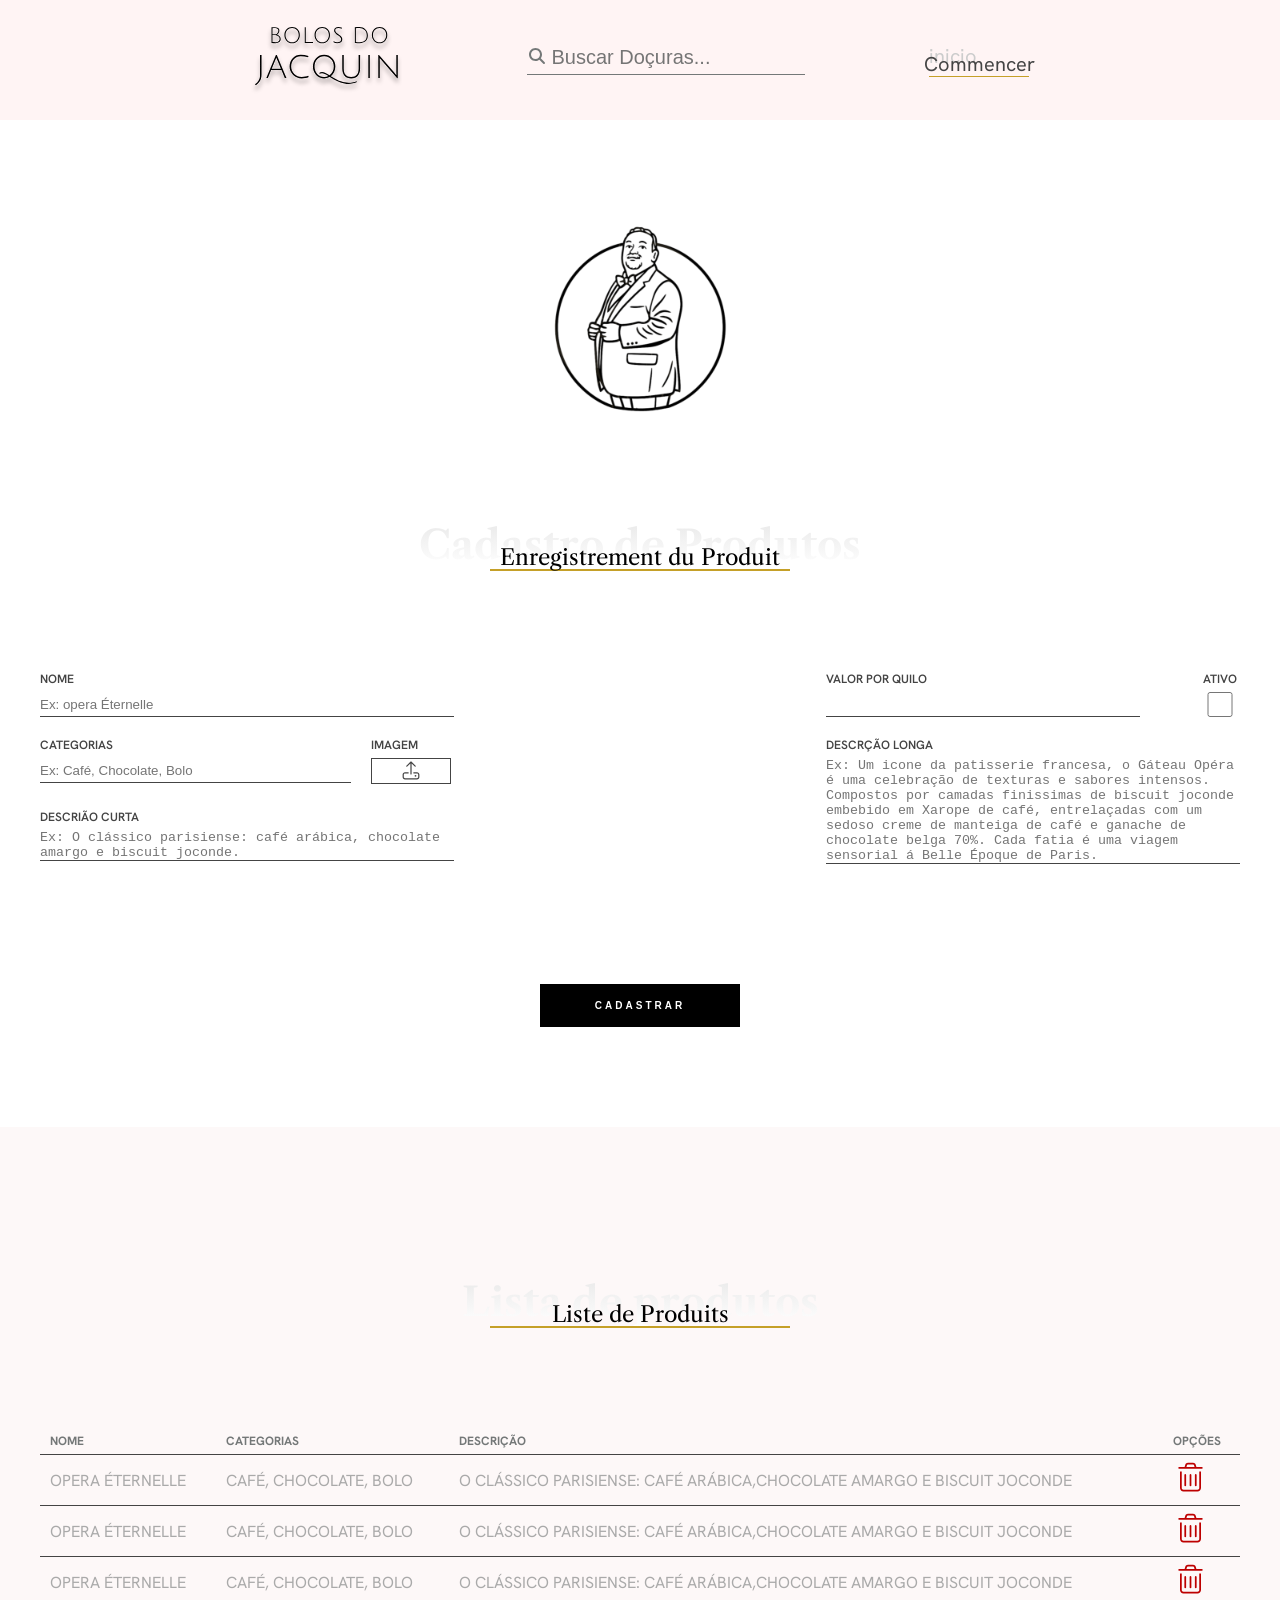
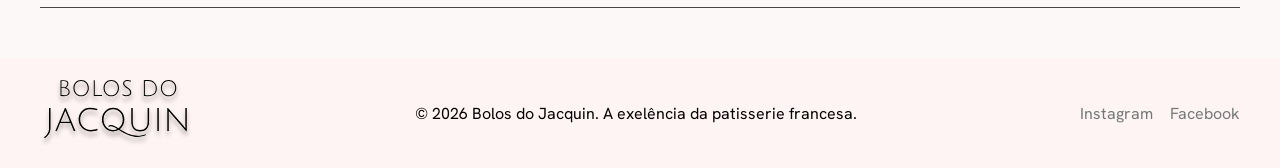
<file: admProdutos/index.html>
<!DOCTYPE html>
<html lang="pt-br">

<head>
    <meta charset="UTF-8">
    <meta name="viewport" content="width=device-width, initial-scale=1.0">
    <title>Bolos do jacquin - Adm</title>
    <link rel="stylesheet" href="style.css">

    <link rel="preconnect" href="https://fonts.googleapis.com">
    <link rel="preconnect" href="https://fonts.gstatic.com" crossorigin>
    <link
        href="https://fonts.googleapis.com/css2?family=Hanken+Grotesk:ital,wght@0,100..900;1,100..900&family=Libre+Caslon+Text:ital,wght@0,400;0,700;1,400&display=swap"
        rel="stylesheet">
</head>

<body>
    <header>
        <div class="container header_container">
            <img src="../img/logo.svg" alt="Logo Bolos do Jacquin">

            <div class="box_busca">
                <svg xmlns="http://www.w3.org/2000/svg"
                    viewBox="0 0 640 640"><!--!Font Awesome Free 7.3.1 by @fontawesome - https://fontawesome.com License - https://fontawesome.com/license/free Copyright 2026 Fonticons, Inc.-->
                    <path
                        d="M480 272C480 317.9 465.1 360.3 440 394.7L566.6 521.4C579.1 533.9 579.1 554.2 566.6 566.7C554.1 579.2 533.8 579.2 521.3 566.7L394.7 440C360.3 465.1 317.9 480 272 480C157.1 480 64 386.9 64 272C64 157.1 157.1 64 272 64C386.9 64 480 157.1 480 272zM272 416C351.5 416 416 351.5 416 272C416 192.5 351.5 128 272 128C192.5 128 128 192.5 128 272C128 351.5 192.5 416 272 416z" />
                </svg>
                <input type="text" placeholder="Buscar Doçuras...">
            </div>

            <a class="link_inicio" href="">
                inicio
                <span>Commencer</span>
                <hr>
                <!-- Como criar um link em um mesmo elemento. -->
            </a>

            <button>
                <svg xmlns="http://www.w3.org/2000/svg"
                    viewBox="0 0 640 640"><!--! Font Awesome Pro 7.3.1 by @fontawesome - https://fontawesome.com License - https://fontawesome.com/license (Commercial License) Copyright 2026 Fonticons, Inc. -->
                    <path fill="currentColor"
                        d="M360 128L116.3 320L544 320C544 192 432 128 360 128zM64 336C64 326.2 68.5 316.9 76.2 310.9L340.2 102.9C345.8 98.5 352.8 96 360 96C404.3 96 457.6 115.2 499.9 151.8C543.1 189.2 576 245.7 576 320L576 480C576 515.3 547.3 544 512 544L128 544C92.7 544 64 515.3 64 480L64 336zM96 416L544 416L544 352L96 352L96 416zM96 448L96 480C96 497.7 110.3 512 128 512L512 512C529.7 512 544 497.7 544 480L544 448L96 448z" />
                </svg>
            </button>

        </div>
    </header>

    <main>
        <h1> Página administrativa - Bolos do Jacquin</h1>
        <section class="cad_produtos">
            <div class="container cad_container">
                <img class="icon_jacquin" src="../img/Logo Bolos do Jacquin.png" alt="">
                <div class="box_h2">
                    <h2>Cadastro de Produtos</h2>
                    <span>Enregistrement du Produit</span>
                    <hr>
                </div>

                <form action="">
                    <div class="inputs_form">
                        <div class="form_coluna1">
                            <div class="linha_form lf_coluna">
                                <label for="">nome</label>
                                <input placeholder="Ex: opera Éternelle" type="text" name="" id="">
                            </div>

                            <div class="linha_form lf_linha">
                                <div class="input_cat lf_coluna">
                                    <label for="">categorias</label>
                                    <input type="text" placeholder="Ex: Café, Chocolate, Bolo">
                                </div>
                                <div class="input_img lf_coluna">
                                    <span>Imagem</span>
                                    <label for="img">
                                        <svg xmlns="http://www.w3.org/2000/svg"
                                            viewBox="0 0 640 640"><!--! Font Awesome Pro 7.3.1 by @fontawesome - https://fontawesome.com License - https://fontawesome.com/license (Commercial License) Copyright 2026 Fonticons, Inc. -->
                                            <path fill="currentColor"
                                                d="M336 118.6L336 400C336 408.8 328.8 416 320 416C311.2 416 304 408.8 304 400L304 118.6L219.3 203.3C213.1 209.5 202.9 209.5 196.7 203.3C190.5 197.1 190.5 186.9 196.7 180.7L308.7 68.7C314.9 62.5 325.1 62.5 331.3 68.7L443.3 180.7C449.5 186.9 449.5 197.1 443.3 203.3C437.1 209.5 426.9 209.5 420.7 203.3L336 118.6zM256 384L160 384C142.3 384 128 398.3 128 416L128 480C128 497.7 142.3 512 160 512L480 512C497.7 512 512 497.7 512 480L512 416C512 398.3 497.7 384 480 384L384 384L384 352L480 352C515.3 352 544 380.7 544 416L544 480C544 515.3 515.3 544 480 544L160 544C124.7 544 96 515.3 96 480L96 416C96 380.7 124.7 352 160 352L256 352L256 384zM416 448C416 434.7 426.7 424 440 424C453.3 424 464 434.7 464 448C464 461.3 453.3 472 440 472C426.7 472 416 461.3 416 448z" />
                                        </svg>
                                    </label>
                                    <input type="file" name="img" id="img">
                                </div>
                            </div>

                            <div class="linha_form lf_coluna">
                                <label for=""> descrião curta</label>
                                <textarea
                                    placeholder="Ex: O clássico parisiense: café arábica, chocolate amargo e biscuit joconde."
                                    name="" id="" rows="2"></textarea>
                            </div>
                        </div>

                        <div class="form_coluna2">
                            <div class="linha_form lf_linha">
                                <div class="input_valor lf_coluna">
                                    <label for="">valor por quilo</label>
                                    <input type="text" name="" id="">
                                </div>

                                <div class="input_ativo lf_coluna">
                                    <label for="">ativo</label>
                                    <input type="checkbox" name="" id="">
                                </div>
                            </div>


                            <div class="linha_form lf_coluna">
                                <label for="">descrção longa</label>
                                <textarea name="" id="" rows="7"
                                    placeholder="Ex: Um icone da patisserie francesa, o Gáteau Opéra é uma celebração de texturas e sabores intensos. Compostos por camadas finissimas de biscuit joconde embebido em Xarope de café, entrelaçadas com um sedoso creme de manteiga de café e ganache de chocolate belga 70%. Cada fatia é uma viagem sensorial á Belle Époque de Paris."></textarea>
                            </div>
                        </div>
                    </div>
                    <input type="button" value="cadastrar">
                </form>
            </div>
        </section>

        <section class="list_produtos">
            <div class="container list_container">
                <div class="box_h2">
                    <h2>Lista de produtos</h2>
                    <span>Liste de Produits</span>
                    <hr>
                </div>

                <table>
                    <thead>
                        <tr>
                            <th>nome</th>
                            <th>categorias</th>
                            <th>descrição</th>
                            <th>opções</th>
                        </tr>
                    </thead>
                    <tbody>
                        <tr>
                            <td data-cell="nome">Opera Éternelle</td>
                            <td data-cell="categorias">Café, Chocolate, Bolo</td>
                            <td data-cell="descrição">o clássico parisiense: café arábica,chocolate amargo e biscuit Joconde</td>
                            <td data-cell="opções">
                                <svg xmlns="http://www.w3.org/2000/svg"
                                    viewBox="0 0 640 640"><!--! Font Awesome Pro 7.2.0 by @fontawesome - https://fontawesome.com License - https://fontawesome.com/license (Commercial License) Copyright 2026 Fonticons, Inc. -->
                                    <path fill="currentColor"
                                        d="M256.5 91.4C258.5 84.6 264.8 80 271.8 80L368.2 80C375.3 80 381.5 84.6 383.5 91.4L394.5 128L245.5 128L256.5 91.4zM212.1 128L112 128C103.2 128 96 135.2 96 144C96 152.8 103.2 160 112 160L528 160C536.8 160 544 152.8 544 144C544 135.2 536.8 128 528 128L427.9 128L414.2 82.2C408.1 61.9 389.4 48 368.2 48L271.8 48C250.6 48 231.9 61.9 225.8 82.2L212.1 128zM128 208L128 512C128 547.3 156.7 576 192 576L448 576C483.3 576 512 547.3 512 512L512 208L480 208L480 512C480 529.7 465.7 544 448 544L192 544C174.3 544 160 529.7 160 512L160 208L128 208zM240 272C240 263.2 232.8 256 224 256C215.2 256 208 263.2 208 272L208 464C208 472.8 215.2 480 224 480C232.8 480 240 472.8 240 464L240 272zM336 272C336 263.2 328.8 256 320 256C311.2 256 304 263.2 304 272L304 464C304 472.8 311.2 480 320 480C328.8 480 336 472.8 336 464L336 272zM432 272C432 263.2 424.8 256 416 256C407.2 256 400 263.2 400 272L400 464C400 472.8 407.2 480 416 480C424.8 480 432 472.8 432 464L432 272z" />
                                </svg>
                            </td>
                        </tr>
                        <tr>
                            <td data-cell="nome">Opera Éternelle</td>
                            <td data-cell="categorias">Café, Chocolate, Bolo</td>
                            <td data-cell="descrição">o clássico parisiense: café arábica,chocolate amargo e biscuit Joconde</td>
                            <td data-cell="opções">
                                <svg xmlns="http://www.w3.org/2000/svg"
                                    viewBox="0 0 640 640"><!--! Font Awesome Pro 7.2.0 by @fontawesome - https://fontawesome.com License - https://fontawesome.com/license (Commercial License) Copyright 2026 Fonticons, Inc. -->
                                    <path fill="currentColor"
                                        d="M256.5 91.4C258.5 84.6 264.8 80 271.8 80L368.2 80C375.3 80 381.5 84.6 383.5 91.4L394.5 128L245.5 128L256.5 91.4zM212.1 128L112 128C103.2 128 96 135.2 96 144C96 152.8 103.2 160 112 160L528 160C536.8 160 544 152.8 544 144C544 135.2 536.8 128 528 128L427.9 128L414.2 82.2C408.1 61.9 389.4 48 368.2 48L271.8 48C250.6 48 231.9 61.9 225.8 82.2L212.1 128zM128 208L128 512C128 547.3 156.7 576 192 576L448 576C483.3 576 512 547.3 512 512L512 208L480 208L480 512C480 529.7 465.7 544 448 544L192 544C174.3 544 160 529.7 160 512L160 208L128 208zM240 272C240 263.2 232.8 256 224 256C215.2 256 208 263.2 208 272L208 464C208 472.8 215.2 480 224 480C232.8 480 240 472.8 240 464L240 272zM336 272C336 263.2 328.8 256 320 256C311.2 256 304 263.2 304 272L304 464C304 472.8 311.2 480 320 480C328.8 480 336 472.8 336 464L336 272zM432 272C432 263.2 424.8 256 416 256C407.2 256 400 263.2 400 272L400 464C400 472.8 407.2 480 416 480C424.8 480 432 472.8 432 464L432 272z" />
                                </svg>
                            </td>
                        </tr>
                        <tr>
                            <td data-cell="nome">Opera Éternelle</td>
                            <td data-cell="categorias">Café, Chocolate, Bolo</td>
                            <td data-cell="descrição">o clássico parisiense: café arábica,chocolate amargo e biscuit Joconde</td>
                            <td data-cell="opções">
                                <svg xmlns="http://www.w3.org/2000/svg"
                                    viewBox="0 0 640 640"><!--! Font Awesome Pro 7.2.0 by @fontawesome - https://fontawesome.com License - https://fontawesome.com/license (Commercial License) Copyright 2026 Fonticons, Inc. -->
                                    <path fill="currentColor"
                                        d="M256.5 91.4C258.5 84.6 264.8 80 271.8 80L368.2 80C375.3 80 381.5 84.6 383.5 91.4L394.5 128L245.5 128L256.5 91.4zM212.1 128L112 128C103.2 128 96 135.2 96 144C96 152.8 103.2 160 112 160L528 160C536.8 160 544 152.8 544 144C544 135.2 536.8 128 528 128L427.9 128L414.2 82.2C408.1 61.9 389.4 48 368.2 48L271.8 48C250.6 48 231.9 61.9 225.8 82.2L212.1 128zM128 208L128 512C128 547.3 156.7 576 192 576L448 576C483.3 576 512 547.3 512 512L512 208L480 208L480 512C480 529.7 465.7 544 448 544L192 544C174.3 544 160 529.7 160 512L160 208L128 208zM240 272C240 263.2 232.8 256 224 256C215.2 256 208 263.2 208 272L208 464C208 472.8 215.2 480 224 480C232.8 480 240 472.8 240 464L240 272zM336 272C336 263.2 328.8 256 320 256C311.2 256 304 263.2 304 272L304 464C304 472.8 311.2 480 320 480C328.8 480 336 472.8 336 464L336 272zM432 272C432 263.2 424.8 256 416 256C407.2 256 400 263.2 400 272L400 464C400 472.8 407.2 480 416 480C424.8 480 432 472.8 432 464L432 272z" />
                                </svg>
                            </td>
                        </tr>
                    </tbody>
                </table>

            </div>

        </section>
    </main>

    <footer>
            <div class="home_container footer_container">
            <img src="../img/logo.svg" alt="Logo Bolos do Jacquin">
            <span class="span_footer">© 2026 Bolos do Jacquin. A exelência da patisserie francesa.</span>
            <nav class="nav_footer">
                <a href="">Instagram</a>
                <a href="">Facebook</a>
            </nav>
        </div>
    </footer>

</body>

</html>
</file>
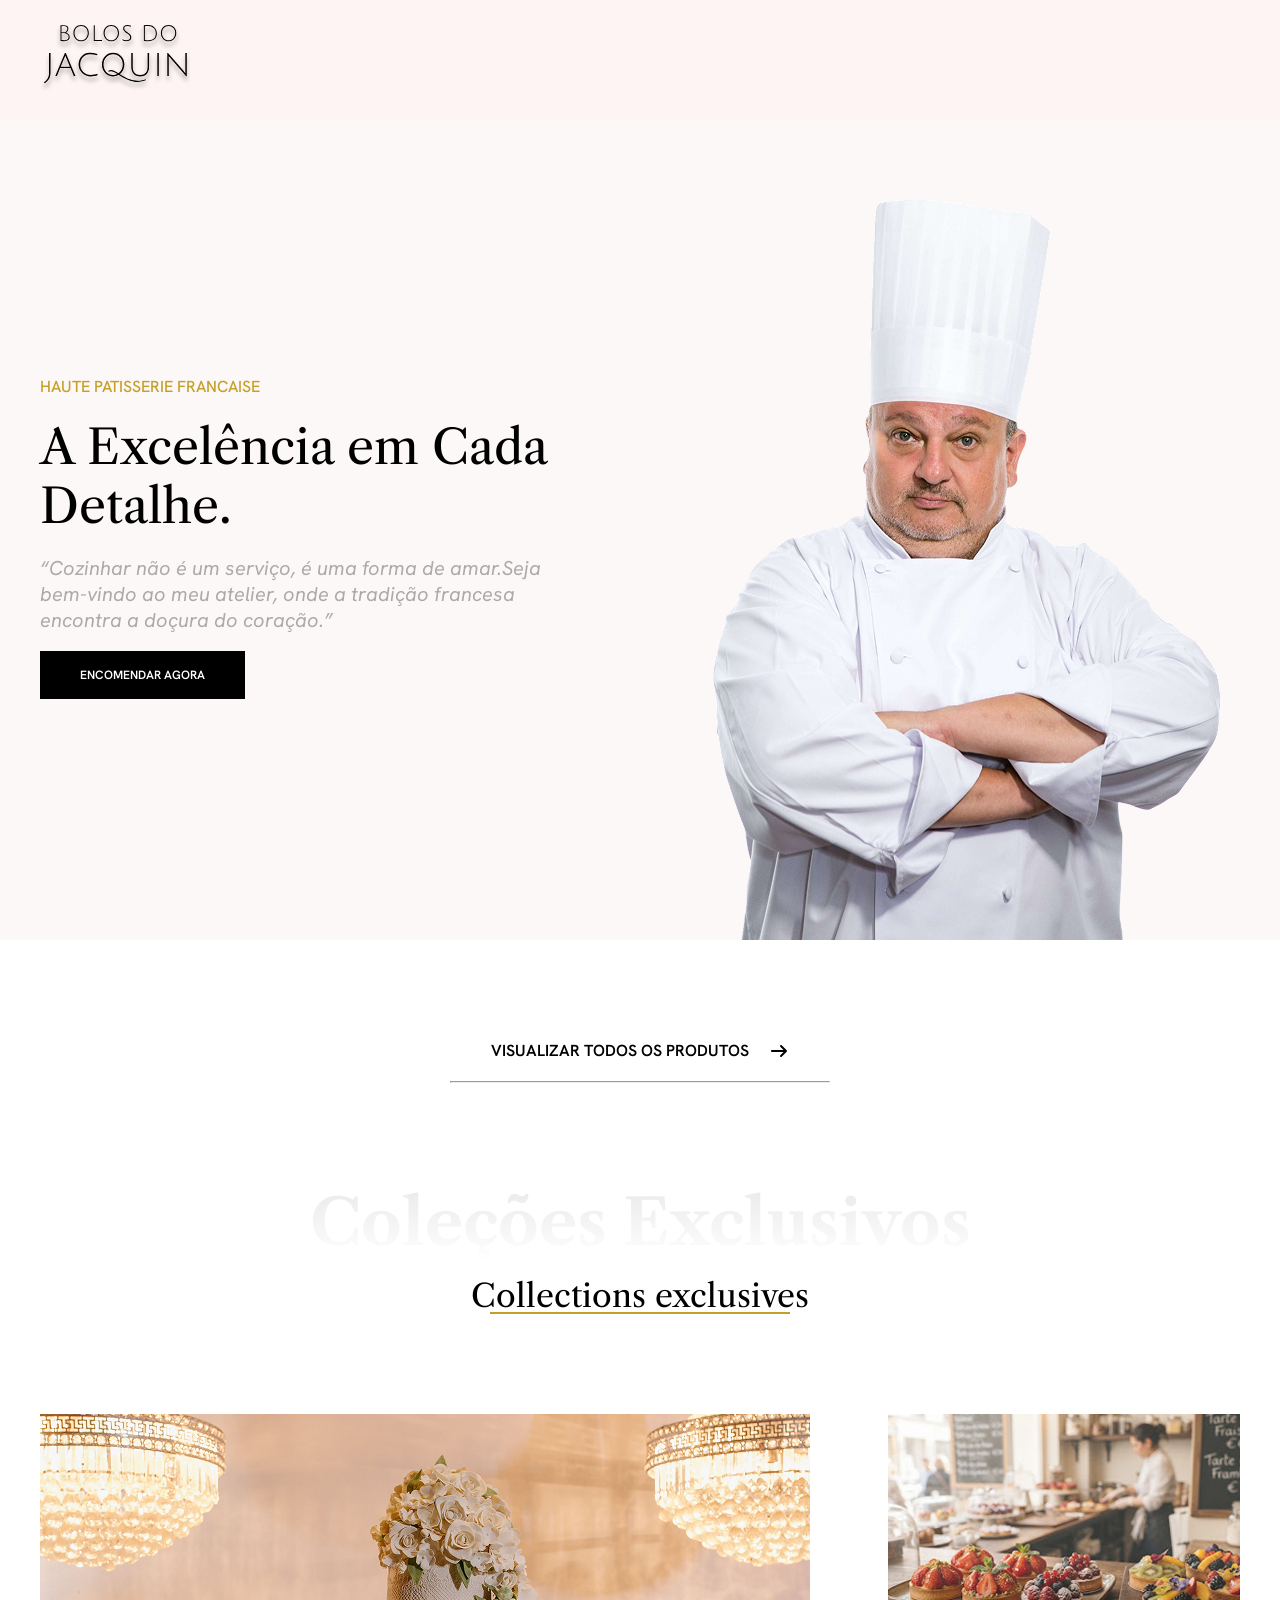
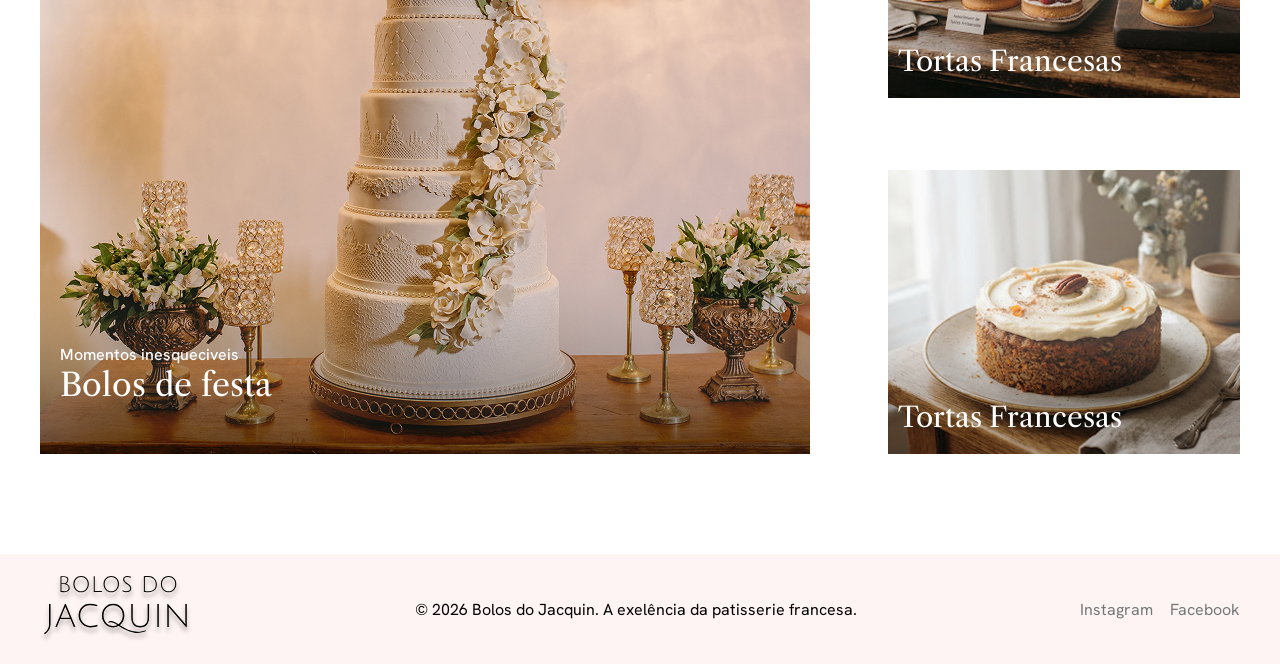
<file: home/index.html>
<!DOCTYPE html>
<html lang="pt-br">

<head>
    <meta charset="UTF-8">
    <meta name="viewport" content="width=device-width, initial-scale=1.0">
    <title>Home - Bolos do Jacquin</title>
    <link rel="stylesheet" href="style.css">
    
    <link rel="preconnect" href="https://fonts.googleapis.com">
    <link rel="preconnect" href="https://fonts.gstatic.com" crossorigin>
    <link
        href="https://fonts.googleapis.com/css2?family=Hanken+Grotesk:ital,wght@0,100..900;1,100..900&family=Libre+Caslon+Text:ital,wght@0,400;0,700;1,400&display=swap"
        rel="stylesheet">
</head>

<body>
    <header class="home_cabecalho">
        <div class="home_container">
            <img src="../img/logo.svg" alt="logo bolos do Jacquin">
        </div>
    </header>
    <main>
        <h1>página inicial bolos dos jacquin</h1>
        <section class="home_banner">
            <div class="home_container banner_container">
                <div class="box_texto_banner">
                    <span class="linha1">haute patisserie francaise</span><br>
                    <span class="linha2">A Excelência em Cada Detalhe.</span>
                    <p class="linha3">“Cozinhar não é um serviço, é uma forma de amar.Seja bem-vindo ao meu atelier,
                        onde a tradição
                        francesa encontra a doçura do coração.” </p>
                    <a class="linha4" href="">encomendar agora</a>
                </div>
                <img src="../img/imagem_jacquin.png" alt="foto do Jacquin vestindo sua dolma">
            </div>
        </section>

        <section class="home_container home_produtos">
            <div class="link_produtos">
                <div>
                    <a href="">visualizar todos os produtos</a>
                    <svg xmlns="http://www.w3.org/2000/svg"
                        viewBox="0 0 640 640"><!--!Font Awesome Free 7.3.1 by @fontawesome - https://fontawesome.com License - https://fontawesome.com/license/free Copyright 2026 Fonticons, Inc.-->
                        <path
                            d="M566.6 342.6C579.1 330.1 579.1 309.8 566.6 297.3L406.6 137.3C394.1 124.8 373.8 124.8 361.3 137.3C348.8 149.8 348.8 170.1 361.3 182.6L466.7 288L96 288C78.3 288 64 302.3 64 320C64 337.7 78.3 352 96 352L466.7 352L361.3 457.4C348.8 469.9 348.8 490.2 361.3 502.7C373.8 515.2 394.1 515.2 406.6 502.7L566.6 342.7z" />
                    </svg>
                </div>
                <hr>
            </div>

            <div class="home_subtitulo">
                <h2>Coleções Exclusivos</h2>
                <span>Collections exclusives</span>
                <hr>
            </div>

            <div class="container_categorias">
                <a href="">
                    <div class="img_categoria1">
                        <span> Momentos inesqueciveis</span>
                        <h3>Bolos de festa</h3>
                    </div>
                </a>

                <div class="col_categorias">
                    <a href="">
                        <div class="img_categoria2">
                            <h3>Tortas Francesas</h3>
                        </div>

                        <div class="col_categorias">
                            <a href="">
                                <div class="img_categoria3">
                                    <h3>Tortas Francesas</h3>
                                </div>
                            </a>
                        </div>
                </div>
        </section>
    </main>
    <footer>
        <div class="home_container footer_container">
            <img src="../img/logo.svg" alt="Logo Bolos do Jacquin">
            <span>© 2026 Bolos do Jacquin. A exelência da patisserie francesa.</span>
            <nav class="nav_footer">
                <a href="">Instagram</a>
                <a href="">Facebook</a>
            </nav>
        </div>
    </footer>

</body>

</html>
</file>
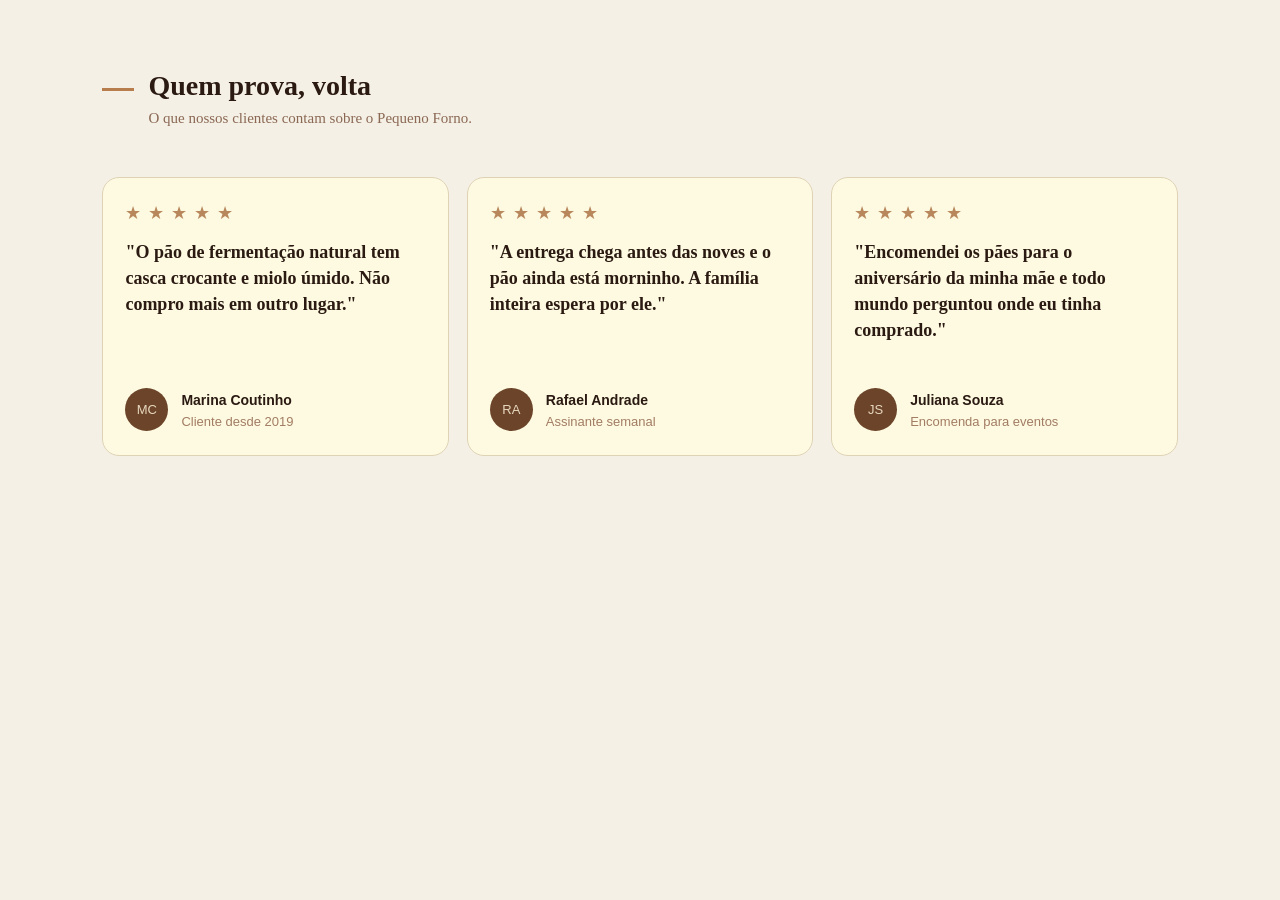
<file: PaginaComentarios/index.html>
<!DOCTYPE html>
<html lang="pt-br">

<head>
    <meta charset="UTF-8">
    <meta name="viewport" content="width=device-width, initial-scale=1.0">
    <title>Página de comentários</title>

    <link rel="stylesheet" href="style.css">

    <link rel="stylesheet" href="style.css" />
    <link rel="preconnect" href="https://fonts.googleapis.com" />
    <link rel="preconnect" href="https://fonts.gstatic.com" crossorigin />
</head>

<body>
    <section class="Depoimentos">
        <div class="titulo span">
            <span></span>
            <div>
                <h2>Quem prova, volta</h2>
                <p>O que nossos clientes contam sobre o Pequeno Forno.</p>
            </div>
        </div>

        <div class="cards">
            <div class="card">
                <div class="Estrelas">★ ★ ★ ★ ★</div>

                <h3>"O pão de fermentação natural tem casca crocante e miolo úmido. Não compro mais em outro lugar."
                </h3>
                <div class="cliente">
                    <div class="Avatar">MC</div>
                    <div>
                        <strong>Marina Coutinho</strong>
                        <p>Cliente desde 2019</p>
                    </div>
                </div>
            </div>
       
            <div class="card">
                <div class="Estrelas">★ ★ ★ ★ ★</div>

                <h3>"A entrega chega antes das noves e o pão ainda está morninho. A família inteira espera por ele."
                </h3>
                <div class="cliente">
                    <div class="Avatar">RA</div>
                    <div>
                        <strong>Rafael Andrade</strong>
                        <p>Assinante semanal</p>
                    </div>
                </div>
            </div>
      
            <div class="card">
                <div class="Estrelas">★ ★ ★ ★ ★</div>

                <h3>"Encomendei os pães para o aniversário da minha mãe e todo mundo perguntou onde eu tinha comprado."
                </h3>
                <div class="cliente">
                    <div class="Avatar">JS</div>
                    <div>
                        <strong>Juliana Souza</strong>
                        <p>Encomenda para eventos</p>
                    </div>
                </div>
            </div>
        </div>

    </section>

</body>
</file>
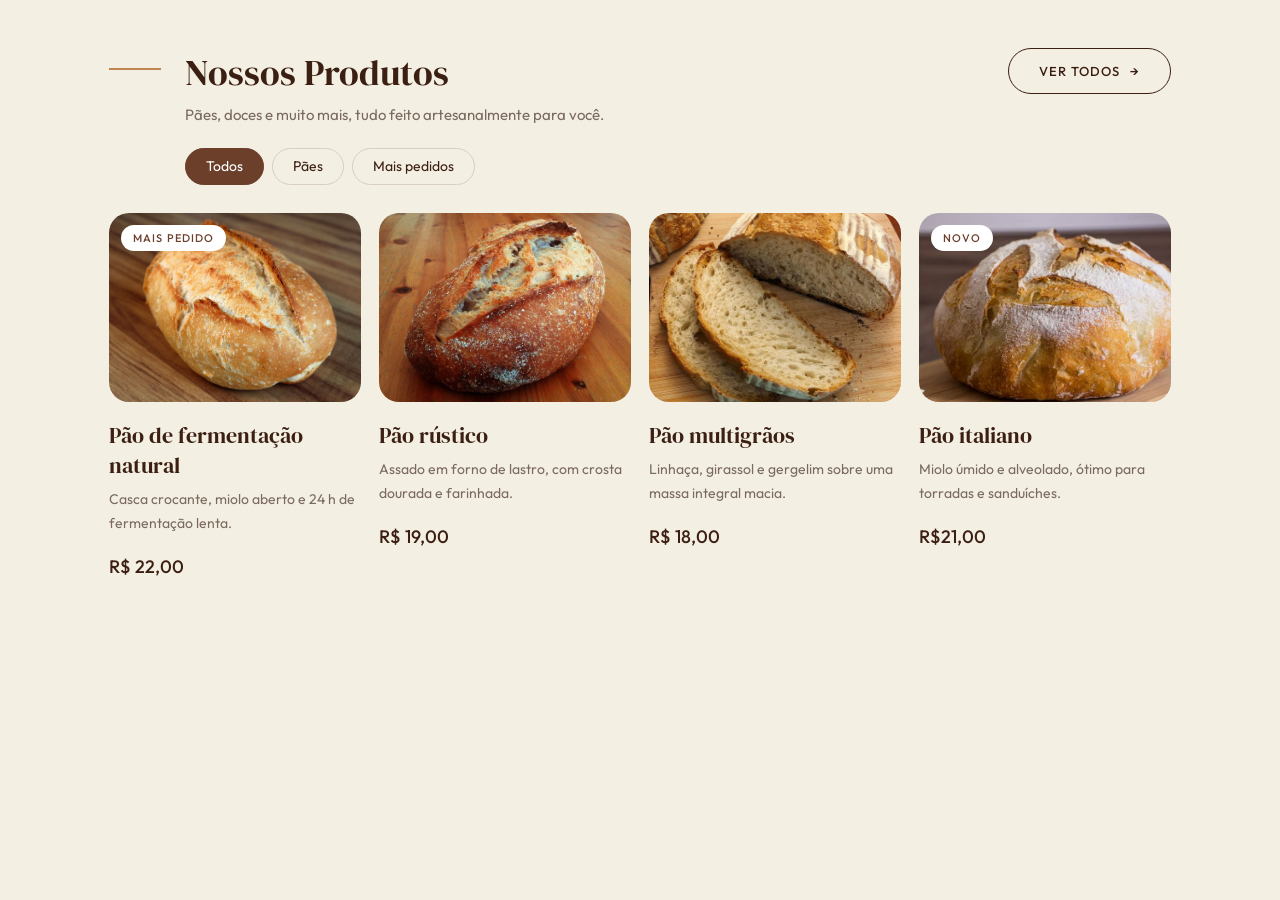
<file: PaginaProdutos/index.html>
<!DOCTYPE html>
<html lang="pt-BR">
<head>
  <meta charset="UTF-8">
  <meta name="viewport" content="width=device-width, initial-scale=1.0">
  <title>Nossos Produtos</title>

  <link rel="preconnect" href="https://fonts.googleapis.com">
  <link rel="preconnect" href="https://fonts.gstatic.com" crossorigin>
  <link href="https://fonts.googleapis.com/css2?family=DM+Serif+Display&family=Outfit:wght@300;400;500&display=swap" rel="stylesheet">

  <link rel="stylesheet" href="style.css">
</head>
<body>

  <header class="header">
    <div class="container">

      <div class="home_cabecalho">
        <div class="titulo">
          <h1>Nossos Produtos</h1>
          <p>Pães, doces e muito mais, tudo feito artesanalmente para você.</p>
        </div>
        <a href="#" class="btn-ver-todos">Ver todos <span>→</span></a>
      </div>

      <nav class="filtro">
        <button type="button">Todos</button>
        <button type="button">Pães</button>
        <button type="button">Mais pedidos</button>
      </nav>

    <main class="Produtos">

        <div>
          <span class="selo">Mais pedido</span>
          <img src="../img.pao/pao-caseiro-para-iniciantes_02.jpg" alt="Pão de fermentação natural">
          <h2>Pão de fermentação natural</h2>
          <p>Casca crocante, miolo aberto e 24 h de fermentação lenta.</p>
          <span class="preco">R$ 22,00</span>
        </div>

        <div>
          <img src="../img.pao/e18f97afe35a605f1ad51d37bb6102f4.jpg" alt="Pão rústico">
          <h2>Pão rústico</h2>
          <p>Assado em forno de lastro, com crosta dourada e farinhada.</p>
          <span class="preco">R$ 19,00</span>
        </div>

        <div>
          <img src="../img.pao/pão fermentação natural.jpg" alt="Pão multigrãos">
          <h2>Pão multigrãos</h2>
          <p>Linhaça, girassol e gergelim sobre uma massa integral macia.</p>
          <span class="preco">R$ 18,00</span>
        </div>

        <div>

            <span class="selo">Novo</span>
            <img src="../img.pao/images (1).jpg" alt="Pão italiano">
            <h2>Pão italiano</h2>
            <p>Miolo úmido e alveolado, ótimo para torradas e sanduíches.</p>
            <h3>R$21,00</h3>
            
        </div>

    </main>

    </div>
  </header>

</body>
</html>
</file>
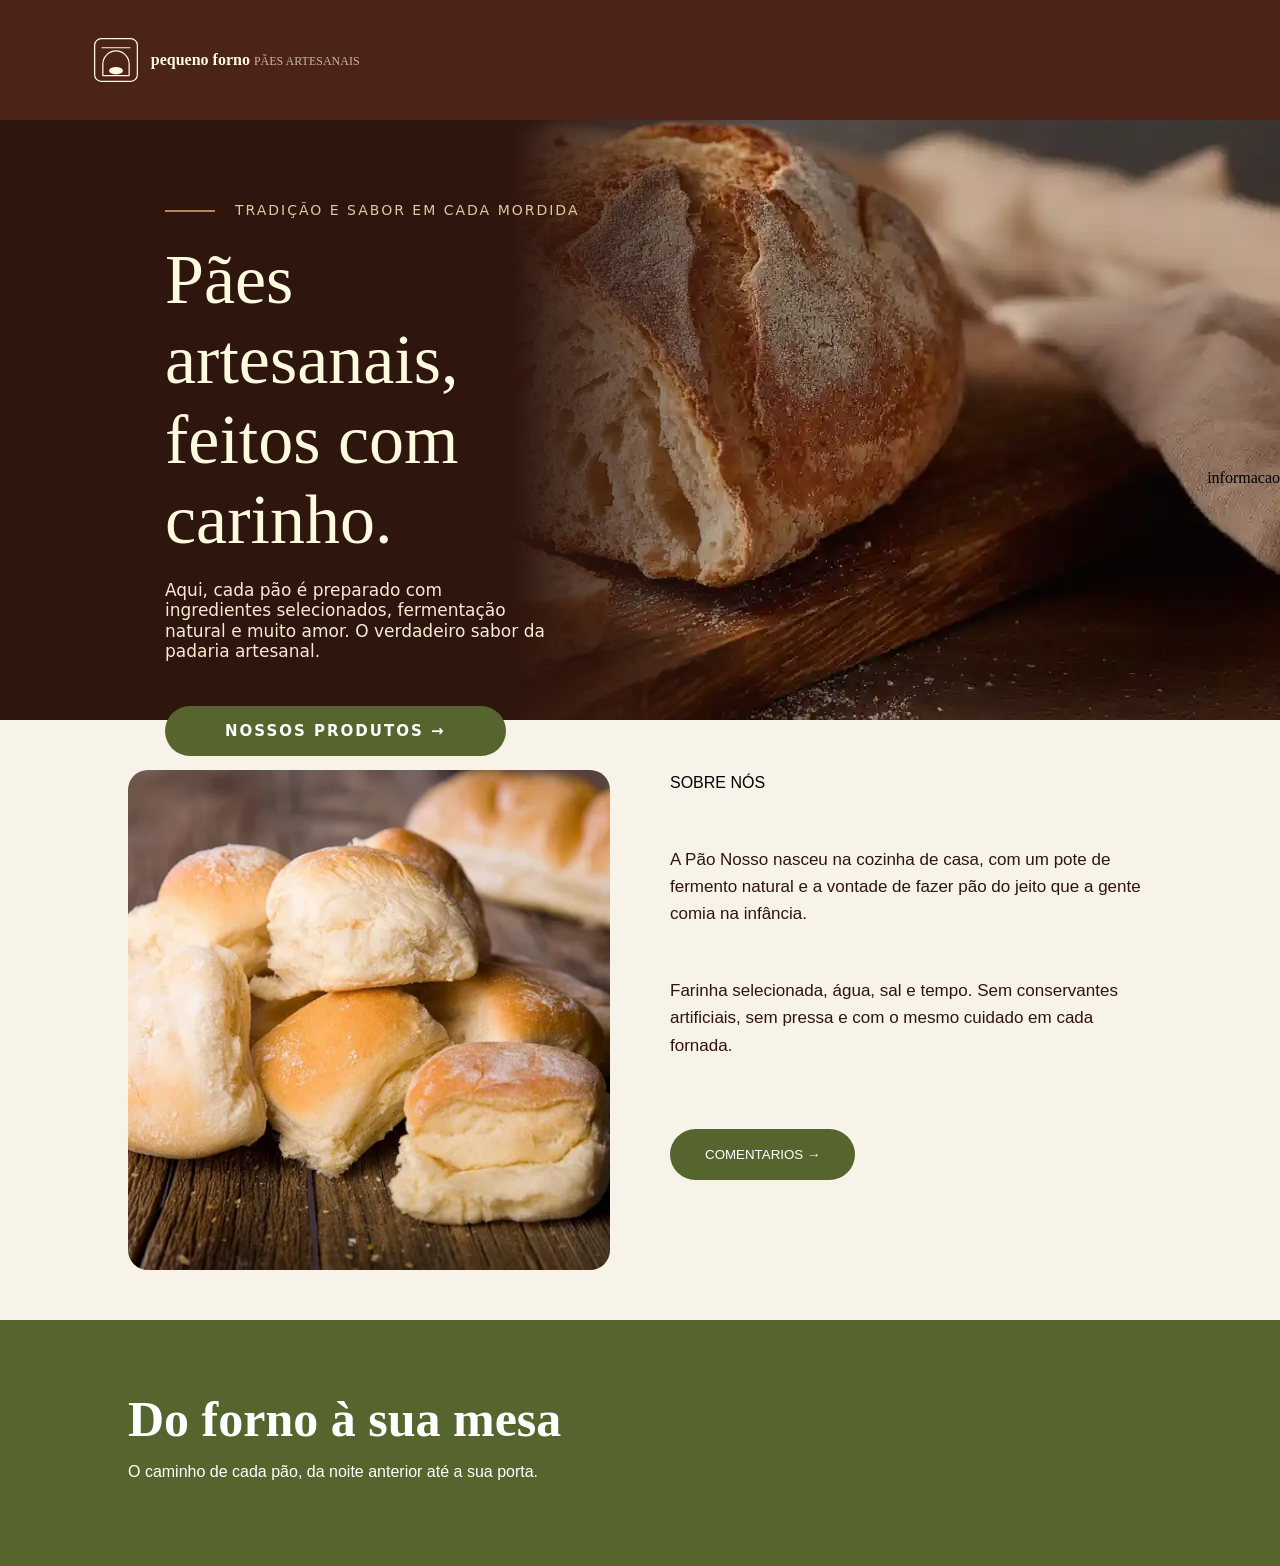
<file: ProjetoPão/index.html>
<!DOCTYPE html>
<html lang="pt-br">

<head>
    <meta charset="UTF-8">
    <meta name="viewport" content="width=device-width, initial-scale=1.0">
    <title>Pão</title>
    <link rel="stylesheet" href="style.css">

    <link rel="preconnect" href="https://fonts.googleapis.com">
    <link rel="preconnect" href="https://fonts.gstatic.com" crossorigin>
    <link
        href="https://fonts.googleapis.com/css2?family=Hanken+Grotesk:ital,wght@0,100..900;1,100..900&family=Libre+Caslon+Text:ital,wght@0,400;0,700;1,400&display=swap"
        rel="stylesheet">
</head>

<body class="base_login">

    <header class="cabecalho">
        <div class="container_cabecalho">
            <a href="index.html" class="logo" aria-label="Pequeno Forno, página inicial">
                <svg viewBox="284 36 112 112" aria-hidden="true">
                    <rect x="288" y="40" width="104" height="104" rx="16" fill="none" stroke="currentColor"
                        stroke-width="3" />
                    <line x1="306" y1="62" x2="374" y2="62" stroke="currentColor" stroke-width="2.5"
                        stroke-linecap="round" />
                    <path d="M308 130 V102 a32 32 0 0 1 64 0 V130 Z" fill="none" stroke="currentColor" stroke-width="3"
                        stroke-linejoin="round" />
                    <ellipse cx="340" cy="118" rx="17" ry="9" fill="currentColor" />
                    <line x1="332" y1="114" x2="336" y2="122" stroke="#fff" stroke-width="2" stroke-linecap="round" />
                    <line x1="340" y1="113" x2="344" y2="121" stroke="#fff" stroke-width="2" stroke-linecap="round" />
                </svg>
                <span class="logo-texto">
                    <strong>pequeno forno</strong>
                    <small>pães artesanais</small>
                </span>
            </a>

        </div>
    </header>


    <main>
        <h1>página inicial Pequeno Forno</h1>
        <section class="home_banner">
            <div class="home_container banner_container">
                <div class="box_texto_banner">
                    <hr><span class="linha1">Tradição e sabor em cada mordida</span><br>
                    <span class="linha3">Pães artesanais, <br>feitos com <br> carinho.</span>
                    <p class="linha4">Aqui, cada pão é preparado com ingredientes selecionados, fermentação natural e
                        muito amor. O verdadeiro sabor da padaria artesanal.</p>
                    <button class="linha5">
                        <a class="link" href="../PaginaProdutos/index.html">NOSSOS PRODUTOS →</a>
                    </button>
                </div>

                <div class="informacao">
                    <span>informacao</span>
                </div>

                <!-- --------------------------------------------------------------------------------------------------------------------------------------------------------------------------------------- -->
            </div>
        </section>


        <div class="home_container footer_container">
            <section class="sobre">

                <img src="../img.pao/post_thumbnail-021145d83464486240adc3d85bda6c7a-640w.webp" alt="Pão artesanal">

                <div>
                    <p class="sobre_nos">SOBRE NÓS</p>

                    <h1>
                        Uma padaria pequena,
                        com o forno aceso
                        desde a madrugada.
                    </h1>

                    <p class="parte_sobre1">
                        A Pão Nosso nasceu na cozinha de casa,
                        com um pote de fermento natural e a vontade
                        de fazer pão do jeito que a gente comia na infância.
                    </p>

                    <p class="parte_sobre">
                        Farinha selecionada, água, sal e tempo.
                        Sem conservantes artificiais, sem pressa
                        e com o mesmo cuidado em cada fornada.
                    </p>

                    <button class="linha6">
                        <a class="link" href="../PaginaComentarios/index.html">COMENTARIOS →</a>
                    </button>

                </div>

            </section>


            <!-- PARTE VERDE -->
            <section class="verde">

                <h2>Do forno à sua mesa</h2>

                <p class="slogam">
                    O caminho de cada pão, da noite anterior até a sua porta.
                </p>

            </section>

        </div>
    </main>


</body>

</html>
</file>
<file: admProdutos/style.css>
*{
    margin: 0;
    padding: 0;
    box-sizing: border-box;
}

:root{
    --corPrincipal: #FFF4F4;
    --fontHanken: "Hanken Grotesk", sans-serif;
    --corDourado: #C5A028;
    --corSegundaria: #FDF8F8;

}

.container{
    width: 95%;
    max-width: 1200px;
    margin: 0 auto;
    /* background-color: aqua; */
}


h1{
    position: absolute;
    width: 1px;
    height: 1px;
    margin: -1px;
    overflow: hidden;
}

header{
    background-color: var(--corPrincipal);
    font-family: var(--fontHanken);
}

.header_container{
    display: flex;
    justify-content: space-between;
    align-items: center;
    height: 120px;
    width: 100%;
    max-width: 778px;
    /* background-color: #C5A028; */
}

.box_busca{
    position: relative;
}

.box_busca svg{
    width: 20px;
    position: absolute;
    fill: #747878;    
}

/* padding - Espaços por dentro  */

.box_busca input{
    padding-left: 25px;
    padding-bottom: 5px;
    background-color: transparent;
    border: none;
    border-bottom: solid 1px #747878; 
    font-size: 20px;
}

.box_busca input:focus{
    outline: none;
}


.link_inicio{
    color: #CCCCCC;
    text-decoration: none;
    font-size: 20px;
    position: relative;
}


.link_inicio span{
    color: #444444;
    position: absolute;
    left: -5px;
    top: 8px;
    text-align: center;
}


.link_inicio hr{
    margin-top: 7px;
    width: 100px;
    background-color: var(--corDourado);
    border: none;
    height: 1px;
}

/* ------------ BOTÃO MENU--------------- */


.header_container button{
    background-color: transparent;
    border: none;
    display: none;
}

.header_container button svg{
    width: 50px;
}

/* ------------ SECAO CADASTRO DE PRODUTOS--------------- */

.cad_container{
    display: flex;
    flex-direction: column;
    align-items: center;
    padding: 100px 0;
}

.icon_jacquin{
    width: 200px;
}

.box_h2 {
    font-family: "Libre Caslon Text", serif;
    display: flex;
    flex-direction: column;
    align-items: center;
    position: relative;
    margin-top: 100px;
    margin-bottom: 100px;
}


.box_h2 h2 {
    font-weight: 700;
    font-size: 40px;
    background-image: linear-gradient(0deg, #FFFFFF, #E9E9E9);
    background-clip: text;
    -webkit-background-clip: text;

    color: transparent;
    -webkit-text-fill-color: transparent;
}


.box_h2 span {
    font-size: 22px;
    position: absolute;
    bottom: -10px;
    margin-bottom: 10px;
}

.box_h2 hr {
    max-width: 300px;
    width: 100%;
    background-color: #c5a028;
    border: none;
    height: 2px;
}


/* -------------------FORMULARIO----------------------- */

form{
    /* background-color: paleturquoise; */
    width: 100%;
}

.inputs_form{
    display: flex;
    justify-content: space-between;
    width: 100%;
    max-width: 1200px;
}

.lf_linha{
    display: flex;
}

.lf_coluna{
    display: flex;
    flex-direction: column;
}

.input_img svg{
    width: 24px;

}

.form_coluna1,
.form_coluna2{
    max-width: 414px;
    width: 45%;
}

.input_img span,
form label{
    font-family: var(--fontHanken);
    text-transform: uppercase;
    color: #444444;
    font-size: 12px;
    font-weight: 600;
    margin-bottom: 5px;
}

.inputs_form input[type=text],
.inputs_form textarea{
    background-color: transparent;
    border: none;
    border-bottom: solid 1px #444444;
    resize: none;
}

.inputs_form input[type=text],
.inputs_form textarea:focus{
    outline: none;
}

.linha_form{
    margin-bottom: 20px;
}

 .inputs_form input[type=file]{
    display: none;
 }


.input_img label{
    /* background-color: #C5A028; */
    display: flex;
    align-items: center;
    justify-content: center;
    width: 80px;
    border: solid 1px #444444;
}


.input_img label:hover{
    cursor:pointer
}

form input[type=checkbox],
form input[type=text]{
    height: 25px;
}
 
.input_valor{
    width: 91%;
}

.input_cat{
    width: 80%;
}

.input_cat input{
    max-width: 100%;
    margin-right: 20px;
}

/* .input_valor{
    width: 88%;
} */

.form_coluna2{
    width: 80%;
}

.input_valor input{
    margin-right: 20px;
    width: 314px;
}

form input[type=button]{
    margin: 100px auto 0;
    display: block;
    background-color: #000000;
    color: #FFFFFF;
    text-decoration: var(--fontHanken);
    text-transform: uppercase;
    font-size: 10px;
    letter-spacing:3px;
    border: none;
    cursor: pointer;
    padding: 16px 55px;
    font-weight: 600;
}

/* ----------------------LISTA DE PRODUTOS--------------- */
 
.list_produtos{
    background-color: var(--corSegundaria);
    padding-top: 50px;
    padding-bottom: 50px;
    /* padding: 50px 0; */
}


table{
    /* background-color: rgb(250, 255, 187); */
    width: 100%;
    font-family: var(--fontHanken) ;
    text-transform: uppercase;
    border-collapse: collapse;
}

thead{
    font-size: 12px;
    font-weight: 600;
    color: #747878;
    text-align: left;
}

tbody{
    color: #AAAAAA;
}

table svg{
    width: 35px;
    color: #BD0000;
}

th,td{
    border-bottom: solid 1px #444444;
    padding: 5px 10px;
}

/* ---------------------FOOTEHR------------------------ */

footer{
    background-color: #fff4f4;
    height: 110px;
    display: flex;
    justify-content: center;

}


.footer_container{
    display: flex;
    justify-content: space-between;
    align-items: center;
    width: 1200px;
}

.nav_footer{
    display: flex;
    justify-content: space-between;
    width: 160px;

}


.footer_container span,
.nav_footer a {
    font-family: "Hanken Grotesk", sans-serif;
    
}

.nav_footer a{
    text-decoration: none;
    color: #747878;
}







/* ------------ MEDIAS--------------- */





@media screen and (max-width:768px){
    .header_container button{
        display: block;
    }

    .link_inicio,
    .box_busca{
        display: none;
    }
    
    .box_h2 h2{
    font-size: 32px;
    }

    .box_h2 span{
    font-size: 20px;
    bottom: -18px;
    margin-bottom: 20px;
    }

    .box_h2 hr{
        margin-top: 10px;
        width: 70%;
    }


/* -----------------------FORMULARIO----------------- */


   .inputs_form{
       flex-direction: column;
       align-items: center;
       
   }
    
    .form_coluna1,
    .form_coluna2{
        max-width: 500px;
        width: 80%;
    }



/* ----------------------TABELA------------------------- */
 
thead{
    display: none;

    }
     
tbody tr{
    display: none;
    flex-direction: column;
    border: solid 1px #444444;
    border-radius: 10px;
    background-color: #FFFFFF;
    /* gera sombra na coluna */
    box-shadow: #0000002f 5px 5px 5px;
    max-width: 500px;
    margin: 0 auto;
    }
    tbody td{
        border: none;
    }
    
    tbody td::before{
        content: attr(data-cell)": ";
        font-size: 12px;
        color: #444444;
    }

    
    
    .footer_container{
        display: flex;
        flex-direction: column;
    }

   


}
</file>
<file: home/style.css>
* {
    margin: 0;
    padding: 0;
    box-sizing: border-box;
}

h1 {
    position: absolute;
    width: 1px;
    height: 1px;
    margin: -1px;
    overflow: hidden;
    /* overflow: elemento de fazer a rolagem */
    /* hidden: esconde esse elemento */
    /* para de respeitar as ierarquias de blocos */
}


/* padrões de nomemclatura para class */
/* PascalCase
camelCase
snake_case
kebab-case */


/* -------------CABECALHO------------- */
.home_cabecalho {
    background-color: #fff4f4;
    height: 120px;
    display: flex;
    justify-content: center;
    align-items: center;
}

.home_container {
    /* background-color: #00ccff; */
    max-width: 1200px;
    /* Largura Maxima 1200 */
    width: 95%;
    /* Largura 95% */
    margin: 0 auto;
}


/* --------------BANNER---------------- */
.home_banner {
    background-color: #fdf8f8;
    margin: 0 auto;
}

.box_texto_banner {
    /* background-color: rgb(158, 232, 255); */
    font-family: "Hanken Grotesk", sans-serif;
    max-width: 520px;
}

.banner_container {
    display: flex;
    align-items: center;
    justify-content: space-between;
}

.banner_container img {
    width: 547px;

}

.linha1 {
    color: #c5a028;
    font-size: 16px;
    /* tamanho da fonte */
    font-weight: 500;
    /* peso da fonte */
    text-transform: uppercase;
    margin-bottom: 20px;
    display: inline-block;
}

.linha2 {
    font-family: "Libre Caslon Text", serif;
    font-size: 48px;
    margin-bottom: 20px;
    display: inline-block;
}

.linha3 {
    font-size: 20px;
    font-style: italic;
    color: #AAAAAA;
    margin-bottom: 30px;
    display: inline-block;
}

.linha4 {
    font-weight: 600;
    font-size: 12px;
    text-transform: uppercase;
    color: #FFFFFF;
    text-decoration: none;

    background-color: #000000;
    padding: 16px 40px;
}


/* ----------------PRODUTOS------------- */

.home_produtos {
    padding: 100px 0;
}


.link_produtos a {
    font-family: "Hanken Grotesk", sans-serif;
    font-weight: 600;
    font-size: 16px;
    text-transform: uppercase;

    text-decoration: none;
    color: #000000;
}

.link_produtos svg {
    width: 20px;

}

.link_produtos div {
    display: flex;
    align-items: center;
    justify-content: center;
    gap: 20px;
    margin-bottom: 20px;
}

.link_produtos hr {
    max-width: 380px;
    width: 100%;
    margin: 0 auto;
}


.home_subtitulo {
    font-family: "Libre Caslon Text", serif;
    /* background-color: #AAAAAA; */
    display: flex;
    flex-direction: column;
    /* comando para virar coluna */
    align-items: center;
    position: relative;
    margin-top: 100px;
    margin-bottom: 100px;
}


.home_subtitulo h2 {
    font-weight: 700;
    font-size: 64px;
    background-image: linear-gradient(0deg, #FFFFFF, #E9E9E9);
    background-clip: text;
    -webkit-background-clip: text;

    color: transparent;
    -webkit-text-fill-color: transparent;
}


.home_subtitulo span {
    font-size: 32px;
    position: absolute;
    bottom: -1px;
}

.home_subtitulo hr {
    max-width: 300px;
    width: 100%;
    background-color: #c5a028;
    margin-top: 50px;
    border: none;
    height: 2px;
}

.img_categoria1 {
    background-image: url(../img/Bolo.png);
    /* width: 70%; */
    width: 770px;
    height: 640px;
    display: flex;
    flex-direction: column;
    justify-content: flex-end;
    padding: 50px 20px;
}
.container_categorias{
    display: flex;
    width: 100%;
    justify-content: space-between;
}


.container_categorias a {
    color: #FFFFFF;
    text-decoration: none;
}


.img_categoria1 span {
    font-family: "Hanken Grotesk", sans-serif;
    font-weight: 500;

}


.img_categoria1 h3 {

    font-size: 32px;
}


.home_produtos h3 {
    font-family: "Libre Caslon Text", serif;
    font-weight: 400;
}


.col_categorias{
    display: flex;
    flex-direction: column;
    justify-content: space-between;
}


.img_categoria2 {
    background-image: url(../img/Tortas.png);

}


.img_categoria3 {
    background-image: url(../img/francesa.png);


}


.img_categoria2,
.img_categoria3 {
    /* width: 25%; */
    width: 352px;
    height: 284px;
    display: flex;
    align-items: flex-end;
    padding: 20px 10px;
    font-size: 24px;
}

/* ----------------FOOTER------------- */


footer{
    background-color: #fff4f4;
    height: 110px;
    display: flex;
    justify-content: center;

}


.footer_container{
    display: flex;
    justify-content: space-between;
    align-items: center;
}

.nav_footer{
    display: flex;
    justify-content: space-between;
    width: 160px;

}


.footer_container span,
.nav_footer a {
    font-family: "Hanken Grotesk", sans-serif;
}

.nav_footer a{
    text-decoration: none;
    color: #747878;
}
</file>
<file: PaginaComentarios/style.css>
* {
    margin: 0;
    padding: 0;
    box-sizing: border-box;
}

body {
    font-family: Arial, sans-serif;
    background-color:  #f5f0e5;
    color: #2b1a12;
}

.Depoimentos {
    padding: 70px 8%;
}

/* TÍTULO */

.titulo {
    display: flex;
    align-items: flex-start;
    gap: 22px;
    max-width: 1400px;
    margin: 0 auto;
    width: 100%;
}

.titulo span{
    width: 53px;
    height: 3px;
    background-color:#b77d4d ;
    display: block;
    margin-top: 22px;
    flex-shrink: 0;
}
.titulo h2{
    font-family: Georgia, serif;
    font-size: 40px;
    margin-bottom: 8px;
}
.titulo p{
    color: #8a6854;
    font-size: 20px;
    font-family: "Hanken Grotesk", serif;
}

/* CARDS */
.cards {
    display: grid;
    grid-template-columns: repeat(3, 1fr);
    gap: 18px;
    max-width: 1400px;
    margin: 0 auto;
    margin-top: 50px;
    width: 100%;
}

.card {
    background:  #FDFAE1;
    border: 1px solid #dfd3b6;
    border-radius: 17px;
    padding: 30px;
    display: flex;
    flex-direction: column;
    justify-content: space-between;
    box-sizing: border-box;
}

.Estrelas {
    color: #B8875C;
    font-size: 18px;
    letter-spacing: 1px;
    margin-bottom: 15px;
}

.card h3{
    font-family: Georgia, serif;
    font-size: 19px;
    font-weight: bold;
    line-height: 1.5;
    margin-bottom: 20px;
}

.Depoimentos{
    /* display: flex; */
    justify-content: center;
    align-items: center;
    gap: 20px;
} 

/* CLIENTES */

.cliente {
    display: flex;
    align-items: center;
    gap: 13px;
    margin-top: auto;
    padding-top: 25px;
}

.Avatar {
    width: 43px;
    height: 43px;
    border-radius: 50%;
    background: #6B4429;
    color: #e8d8c0;
    display: flex;
    align-items: center;
    justify-content: center;
    font-size: 13px;
}

.cliente strong{
    font-size: 14px;
}

.cliente p{
    color: #a27c63;
    font-size: 13px;
    margin-top: 5px;
}

/* CELULAR */
@media (max-width: 640px) {
    .Depoimentos{
        padding: 40px 5%;
    }
    .cards{
        grid-template-columns: 1fr;
        gap: 14px;
    }
}

.titulo {
    gap: 14px;
    margin-bottom: 24px;
}

.titulo span {
    width: 32px;
    margin-top: 18px;
}

.titulo h2{
    font-size: 28px;
}

.titulo p {
    font-size: 15px;
}


.card:last-child{
    grid-column: auto;
}

.card{
    padding: 24px 22px;
    height: auto;
}

.card h3{
    font-size: 18px;
    line-height: 1.45;}
</file>
<file: PaginaProdutos/style.css>
* {
    margin: 0;
    padding: 0;
    box-sizing: border-box;
}

:root {
    --bg: #f4efe3;
    --marrom: #6b3f2a;
    --marrom-escuro: #3b1f12;
    --texto: #7a6a5f;
    --borda: #d9cfc0;
    --acento: #c08552;
}

body {
    background-color: var(--bg);
    font-family: 'Outfit', sans-serif;
}

.header {
    padding: 48px 50px 56px;
}

.container {
    width: 90%;
    max-width: 1200px;
    margin: 0 auto;
}

/* ---------- Cabeçalho ---------- */
.home_cabecalho {
    display: flex;
    align-items: flex-start;
    justify-content: space-between;
}

.home_container {
    display: flex;
    align-items: center;
    justify-content: space-between;
}

.titulo {
    position: relative;
    padding-left: 76px;           /* espaço para a linha decorativa */
}

.titulo::before {                 /* linha decorativa */
    content: "";
    position: absolute;
    left: 0;
    top: 20px;
    width: 52px;
    height: 2px;
    background: var(--acento);
}

h1 {
    font-family: 'DM Serif Display', serif;
    font-weight: 400;
    font-size: 36px;
    color: var(--marrom-escuro);
}

.titulo p {
    margin-top: 8px;
    font-size: 15px;
    color: var(--texto);
}

.btn-ver-todos {
    display: inline-flex;
    align-items: center;
    gap: 10px;
    padding: 14px 30px;
    border: 1px solid var(--marrom-escuro);
    border-radius: 999px;
    color: var(--marrom-escuro);
    text-decoration: none;
    text-transform: uppercase;
    letter-spacing: .08em;
    font-size: 13px;
    font-weight: 500;
}

/*.btn-ver-todos:hover {
    background: var(--marrom-escuro);
    color: #fff;
}*/

/* ---------- Filtros ---------- */
.filtro {
    display: flex;
    gap: 8px;
    margin: 24px 0 28px 76px;     
}
    
.filtro button {
    appearance: none;
    padding: 9px 20px;
    border: 1px solid var(--borda);
    border-radius: 999px;
    cursor: pointer;
    background: transparent;
    color: var(--marrom-escuro);
    font-family: 'Outfit', sans-serif;
    font-size: 14px;
    font-weight: 400;
    line-height: 1.2;
}


.filtro button:first-child {
    background-color: var(--marrom);
    border-color: var(--marrom);
    color: #fff;
}

/*------------- PRODUTOS ------------*/
.Produtos {
    width: 100%;
    display: grid;
    grid-template-columns: repeat(4, 1fr);
    gap: 18px;
    margin-top: 20px;
}

.Produtos > div {
    position: relative;           
    background: none;             
    box-shadow: none;             
    border-radius: 0;
    overflow: visible;
    padding-bottom: 0;
}

.Produtos img {
    display: block;
    width: 100%;
    aspect-ratio: 4 / 3;          
    height: auto;
    object-fit: cover;
    border-radius: 20px;          
    margin-bottom: 18px;
}

.Produtos h2 {
    font-family: 'DM Serif Display', serif;
    font-weight: 400;
    font-size: 22px;
    margin: 0 0 8px;
    color: var(--marrom-escuro);
}

.Produtos p {
    font-size: 14px;
    line-height: 1.7;
    margin: 0 0 20px;
    color: var(--texto);
}

/* Preço: mesmo estilo em qualquer tag usada no último elemento do card */
.Produtos .preco,
.Produtos strong,
.Produtos b,
.Produtos span:not(.selo),
.Produtos > div > :last-child {
    display: block;
    margin: 0;
    font-family: 'Outfit', sans-serif;
    font-size: 18px;
    font-weight: 500;
    color: var(--marrom-escuro);
}

/* ---------- Selos ---------- */
.selo {
    position: absolute;
    top: 12px;
    left: 12px;
    background: #fff;
    color: var(--marrom);
    font-size: 11px;
    font-weight: 500;
    letter-spacing: .1em;
    text-transform: uppercase;
    padding: 6px 12px;
    border-radius: 999px;
}

/* ---------- Responsivo ---------- */
@media (max-width: 900px) {
    .Produtos { grid-template-columns: repeat(2, 1fr); }
}

@media (max-width: 560px) {
    .Produtos { grid-template-columns: 1fr; }
    .titulo { padding-left: 0; }
    .titulo::before { display: none; }
    .filtro { margin-left: 0; }
    .home_cabecalho { flex-wrap: wrap; gap: 16px; }
}
</file>
<file: ProjetoPão/style.css>
* {
    margin: 0;
    padding: 0;
    box-sizing: border-box;
}

/* ---------------------------------------------Parte_Isa---------------------------------- */

h1 {
    position: absolute;
    width: 1px;
    height: 1px;
    margin: -1px;
    overflow: hidden;
}

/* ----------- CABECALHO ----------- */
.cabecalho {
    background-color: #4C2318;
    height: 120px;
    display: flex;
    justify-content: space-between;
    align-items: center;
    padding: 14px 5%;
}

.container_cabecalho {
    /* background-color: aqua;*/
    max-width: 1200px;
    width: 95%;
    margin: 0 auto;
    display: flex;
    justify-content: space-between;
}

.logo {
    display: flex;
    align-items: center;
    gap: 12px;
    color: #FEFAE0;
    text-decoration: none;
}

.logo svg {
    width: 46px;
    height: 46px;

}

.logo-texto small {
    font-size: 12px;
    text-transform: uppercase;
    color: #CDB8A3;
}


/* ----------- BANNER ----------- */
.home_banner {
    background-color: #2E150D;
    padding-block: 80px 70px;
    height: 600px;
    background-image:
        linear-gradient(90deg, #2E150D, #2E150D 40%, #2e150d20 60%),
        url("../img.pao/Einfaches-Dinkelbrot-aus-dem-Airfryer-5.webp");
    background-position: right;
    background-repeat: no-repeat;
}

.box_texto_banner {
    width: 30%;
    margin-left: 165px;
    display: block;
}

.banner_container {
    display: flex;
    align-items: center;
    justify-content: space-between;
}

.banner_container img {
    width: 800px;
    margin-right: 70px;
    margin-top: -50px;

}

.linha1 {
    color: #E2C7A2;
    font-size: 14px;
    font-weight: 400;
    letter-spacing: 2px;
    text-transform: uppercase;
    margin-bottom: 20px;
    margin-left: 70px;
    display: inline-block;
    font-family: system-ui, -apple-system, BlinkMacSystemFont, 'Segoe UI', Roboto, Oxygen, Ubuntu, Cantarell, 'Open Sans', 'Helvetica Neue', sans-serif;
    position: absolute;
}

.box_texto_banner hr {
    max-width: 50px;
    position: relative;
    top: 10px;
    border: 1px solid #b98558;
}


.linha3 {
    color: #FEFAE0;
    font-family: Georgia, 'Times New Roman', Times, serif;
    font-size: 70px;
    margin: 20px 0;
    display: inline-block;
    font-weight: 500;

}

.linha4 {
    color: #F6EBD3;
    font-family: system-ui, -apple-system, BlinkMacSystemFont, 'Segoe UI', Roboto, Oxygen, Ubuntu, Cantarell, 'Open Sans', 'Helvetica Neue', sans-serif;
    font-size: 17px;
    margin-bottom: 60px;
    display: inline-block;

}

.linha5 {
    font-weight: 600;
    font-size: 15px;
    text-transform: uppercase;
    color: #FEFAE0;
    text-decoration: none;

    /* background-color: #55612F; */
    padding: 16px 60px;
    border-radius: 30px;
    font-family: system-ui, -apple-system, BlinkMacSystemFont, 'Segoe UI', Roboto, Oxygen, Ubuntu, Cantarell, 'Open Sans', 'Helvetica Neue', sans-serif;
    letter-spacing: 2px;
    margin-top: 20px;
}

.infomacao{
    background-color: #56652e;
    height: 2000;
}

.linha5{
    margin-top: -60px;
    background-color: #56652e;
    border: none;
}

/* -------------------------------------Parte_Rafela---------------------------------- */

.sobre_nos{
    margin-bottom: 50px;
}

.sobre {
    display: grid;
    grid-template-columns: 1fr 1fr;

    gap: 60px;

    padding: 50px 10%;
    background-color: #f7f3e8;
}

.sobre img {
    width: 100%;
    height: 500px;

    object-fit: cover;

    border-radius: 20px;
}

.sobre h1 {
    font-size: 45px;
}

.sobre p {
    line-height: 1.6;
}

h1,
h2 {
    font-family: 'Playfair Display', serif;
    font-weight: 700;
}



p {
    font-weight: 400;
    line-height: 1.2;
    font-family: 'Montserrat', sans-serif;
}

.linha6{
    background-color: #56652e;
    color: white;

    border: none;
    border-radius: 30px;

    padding: 18px 35px;

    margin-top: 70px;
}

.link {
    color: #FFFFFF;
    border: none;
    text-decoration: none
}


/* PARTE VERDE */

.verde {
    background-color: #56652e;
    color: white;

    padding: 70px 10%;
}

.verde h2 {
    font-size: 50px;
}

.parte_sobre1 {
    font-size: 17px;
    color: #2E150D;
}

.parte_sobre{
    font-size: 17px;
    color: #2E150D;
    margin-top: 50px;
    
}

.slogam{
    line-height: 3.0;
}

/* -------------------------------------Footer-------------------------------- */
.card {
    padding: 28px 22px;
}

.marca h1 {
    font-size: 26px;
}


.contato {
    width: 100%;
    max-width: 400px;
    margin-top: 26px;
    padding-top: 20px;
    border-top: 1px solid var(--borda);
    text-align: center;
}

.contato p {
    font-size: 14px;
    color: var(--texto-suave);
    margin-bottom: 14px;
}

.redes {
    display: flex;
    justify-content: center;
    gap: 12px;
}

.redes a {
    width: 44px;
    height: 44px;
    display: flex;
    align-items: center;
    justify-content: center;
    border-radius: 50%;
    border: 1px var(--borda);
    background-color: var(--creme-card);
    color: var(--marrom);
    font-size: 20px;
    text-decoration: none;
}
</file>
